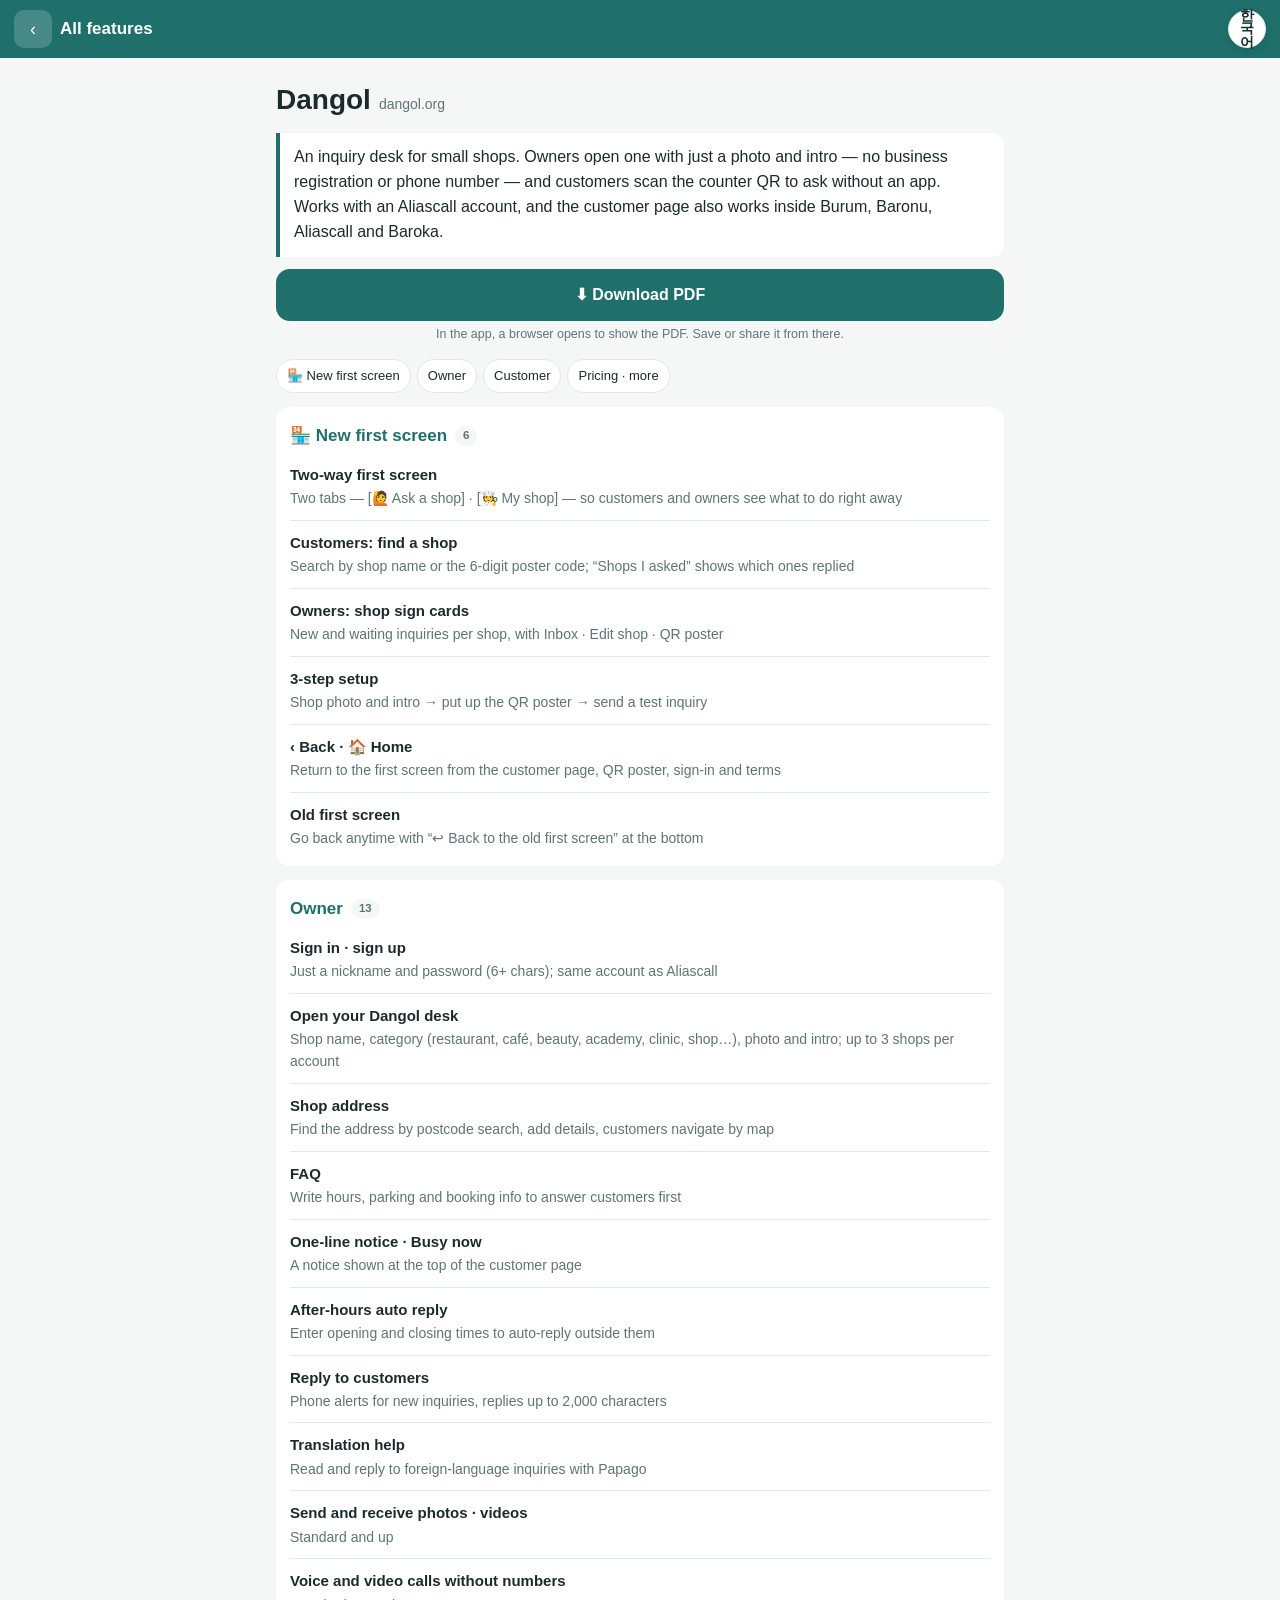
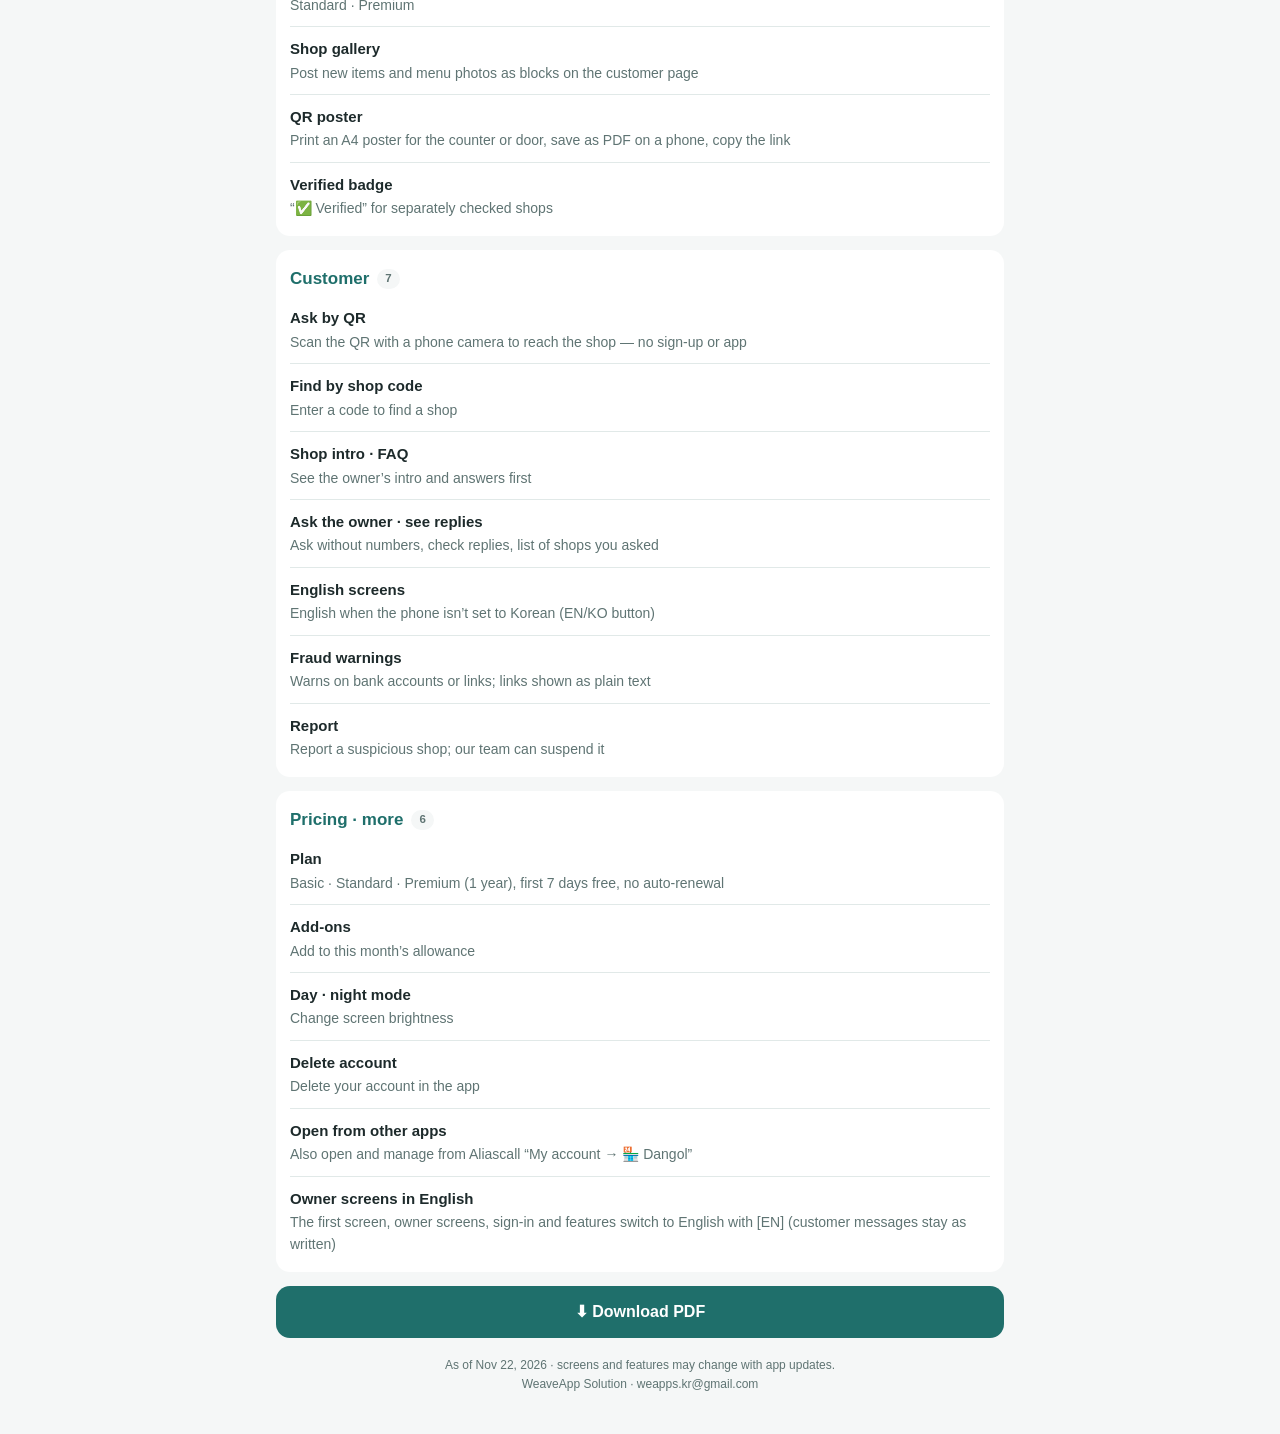
<file: features.html>
<!doctype html>
<html lang="ko">
<head>
<meta charset="utf-8">
<meta name="viewport" content="width=device-width, initial-scale=1, viewport-fit=cover">
<title>단골창구 전체 기능 소개</title>
<style>
:root{--acc:#1F6F6B;--bg:#f5f7f7;--card:#fff;--fg:#1d2a2b;--mut:#5f7473;--line:#e1e9e8;color-scheme:light}
@media (prefers-color-scheme:dark){:root{--bg:#0f1716;--card:#18221f;--fg:#e6efed;--mut:#9fb1ae;--line:#2a3734;color-scheme:dark}}
*{box-sizing:border-box}
body{margin:0;background:var(--bg);color:var(--fg);font-family:-apple-system,BlinkMacSystemFont,'Apple SD Gothic Neo','Noto Sans KR','Malgun Gothic',sans-serif;line-height:1.55;-webkit-text-size-adjust:100%}
.top{position:sticky;top:0;z-index:5;display:flex;align-items:center;gap:8px;padding:calc(env(safe-area-inset-top,0px) + 10px) 14px 10px;background:var(--acc);color:#fff}
.top button{background:rgba(255,255,255,.18);border:0;color:#fff;font-size:18px;width:38px;height:38px;border-radius:10px}
.top b{font-size:17px;flex:1}
.wrap{max-width:760px;margin:0 auto;padding:16px 16px calc(env(safe-area-inset-bottom,0px) + 28px)}
h1{margin:4px 0 2px;font-size:28px}
h1 small{font-size:14px;color:var(--mut);font-weight:500;margin-left:8px}
.lead{background:var(--card);border-left:4px solid var(--acc);border-radius:0 12px 12px 0;padding:12px 14px;margin:12px 0}
.dl{display:flex;align-items:center;justify-content:center;gap:8px;width:100%;padding:14px;border-radius:14px;background:var(--acc);color:#fff;font-weight:800;font-size:16px;text-decoration:none;margin:6px 0 4px}
.dl-n{font-size:12.5px;color:var(--mut);text-align:center;margin:0 0 14px}
.toc{display:flex;flex-wrap:wrap;gap:6px;margin:0 0 6px}
.toc a{font-size:13px;padding:6px 10px;border-radius:999px;background:var(--card);border:1px solid var(--line);color:var(--fg);text-decoration:none}
section{background:var(--card);border-radius:14px;padding:4px 14px 6px;margin:14px 0;scroll-margin-top:70px}
h2{font-size:17px;color:var(--acc);margin:12px 0 4px;display:flex;align-items:center;gap:8px}
h2 small{font-size:11.5px;color:var(--mut);font-weight:600;background:var(--bg);border-radius:999px;padding:1px 8px}
.it{padding:10px 0;border-top:1px solid var(--line)}
.it:first-of-type{border-top:0}
.it b{display:block;font-size:15px}
.it p{margin:2px 0 0;font-size:14px;color:var(--mut)}
.foot{font-size:12px;color:var(--mut);text-align:center;margin-top:18px}
</style>
<script src="dangol_i18n.js?v=20261122a"></script>
</head>
<body>
<div class="top"><button type="button" onclick="history.length>1?history.back():location.href='index.html'" aria-label="뒤로">‹</button><b>전체 기능 소개</b></div>
<div class="wrap">
<h1>단골창구<small>dangol.org</small></h1>
<p class="lead">작은 가게의 문의 창구입니다. 사장님은 사업자등록증·전화번호 없이 가게 사진과 소개만 올려 열고, 손님은 계산대 QR만 찍어 앱 없이 묻습니다. 가림콜 계정으로 열 수 있고, 부름·바로너·가림콜·바로카 앱 안에서도 손님 화면을 쓸 수 있습니다.</p>
<a class="dl" href="https://wafa.kr/features/dangol_features.pdf" target="_blank" rel="noopener" onclick="if(window.Capacitor){location.href=this.href;return false}">⬇ PDF로 내려받기</a>
<p class="dl-n">앱에서는 브라우저가 열리며 PDF를 보여 드려요. 그 화면에서 저장 · 공유하세요.</p>
<nav class="toc"><a href="#sh">🏪 새 첫 화면</a><a href="#s0">사장님</a><a href="#s1">손님</a><a href="#s2">요금 · 기타</a></nav>
<section id="sh"><h2>🏪 새 첫 화면<small>6</small></h2><div class="it"><b>두 갈래 첫 화면</b><p>[🙋 가게에 물어보기] · [🧑‍🍳 우리 가게] 두 칸, 손님과 사장님이 할 일을 바로</p></div><div class="it"><b>손님: 가게 찾기</b><p>가게 이름이나 포스터의 6자리 코드로 찾기, 「내가 물어본 가게」와 답장 온 가게 표시</p></div><div class="it"><b>사장님: 가게 간판 카드</b><p>가게마다 새 문의 · 기다리는 대화 수, 문의함 · 가게 꾸미기 · QR 포스터 세 칸</p></div><div class="it"><b>처음 설정 3단계</b><p>가게 사진·소개 → QR 포스터 붙이기 → 시험 문의 보내 보기</p></div><div class="it"><b>‹ 뒤로 · 🏠 처음으로</b><p>손님 화면 · QR 포스터 · 로그인 · 약관 화면에서 첫 화면으로 돌아오기</p></div><div class="it"><b>예전 첫 화면으로</b><p>아래 「↩ 예전 첫 화면으로」로 언제든 돌아가기</p></div></section><section id="s0"><h2>사장님<small>13</small></h2><div class="it"><b>로그인 · 가입</b><p>닉네임과 비밀번호(6자 이상)만, 가림콜 계정과 같음</p></div><div class="it"><b>우리 가게 단골창구 열기</b><p>가게 이름·업종(음식점·카페·미용·학원·병원·상점 등)·사진·소개, 한 계정에 가게 3곳까지</p></div><div class="it"><b>가게 주소</b><p>우편번호 서비스로 주소 찾기, 상세 주소, 손님이 내비·지도로 찾아오기</p></div><div class="it"><b>자주 묻는 질문</b><p>영업시간·주차·예약을 적어 두면 손님 화면에서 먼저 답</p></div><div class="it"><b>공지 한 줄 · 지금 바쁨</b><p>손님 화면 위에 띄우는 안내</p></div><div class="it"><b>영업시간 밖 자동 안내</b><p>여는 시각·닫는 시각을 넣으면 그 밖의 문의에 자동 안내</p></div><div class="it"><b>손님 문의 답장</b><p>새 문의가 오면 휴대폰 알림, 답장 2,000자까지</p></div><div class="it"><b>번역 도움</b><p>외국어 문의는 파파고 번역으로 읽고 답하기</p></div><div class="it"><b>사진 · 동영상 주고받기</b><p>실용형부터</p></div><div class="it"><b>번호 없는 음성·영상 통화</b><p>실용형·프리미엄형</p></div><div class="it"><b>우리 가게 갤러리</b><p>신상·메뉴 사진을 블록처럼 올려 손님 화면에 보여 주기</p></div><div class="it"><b>QR 포스터</b><p>계산대·출입문에 붙이는 A4 포스터 인쇄, 휴대폰은 PDF로 저장, 주소 복사</p></div><div class="it"><b>확인됨 표시</b><p>따로 확인을 받은 가게에 「✅ 확인됨」</p></div></section><section id="s1"><h2>손님<small>7</small></h2><div class="it"><b>QR로 묻기</b><p>휴대폰 카메라로 QR만 찍으면 그 가게 창구, 가입·앱 설치 없음</p></div><div class="it"><b>가게 코드로 찾기</b><p>코드를 넣어 가게 찾기</p></div><div class="it"><b>가게 소개 · 자주 묻는 질문</b><p>사장님이 적은 소개와 답 먼저 보기</p></div><div class="it"><b>사장님께 묻기 · 답장 보기</b><p>번호 없이 문의하고 답장 확인, 내가 물어본 가게 목록</p></div><div class="it"><b>영어 화면</b><p>휴대폰 언어가 한국어가 아니면 영어로 (EN/한 단추)</p></div><div class="it"><b>금융 사기 주의 안내</b><p>계좌번호·링크가 나오면 경고, 링크는 누를 수 없게 글자로만</p></div><div class="it"><b>신고하기</b><p>이상한 가게 신고, 운영자가 확인해 멈출 수 있음</p></div></section><section id="s2"><h2>요금 · 기타<small>6</small></h2><div class="it"><b>요금제</b><p>기본형 · 실용형 · 프리미엄형 (1년), 처음 7일 무료, 자동 결제 없음</p></div><div class="it"><b>추가 구입</b><p>이번 달 사용량에 더하기</p></div><div class="it"><b>주간 · 야간 모드</b><p>화면 밝기 바꾸기</p></div><div class="it"><b>계정 삭제</b><p>앱 안에서 계정 지우기</p></div><div class="it"><b>다른 앱에서 열기</b><p>가림콜 「내 계정 → 🏪 단골창구」에서도 열고 관리</p></div><div class="it"><b>사장님 화면 영어</b><p>첫 화면 · 사장님 화면 · 로그인 · 기능 소개도 [EN] 단추로 영어 (손님이 쓴 글은 그대로)</p></div></section>
<a class="dl" href="https://wafa.kr/features/dangol_features.pdf" target="_blank" rel="noopener" onclick="if(window.Capacitor){location.href=this.href;return false}">⬇ PDF로 내려받기</a>
<p class="foot">2026년 11월 22일 기준 · 화면과 기능은 앱 업데이트에 따라 바뀔 수 있습니다.<br>위브앱솔루션 · weapps.kr@gmail.com</p>
</div>
</body>
</html>
</file>
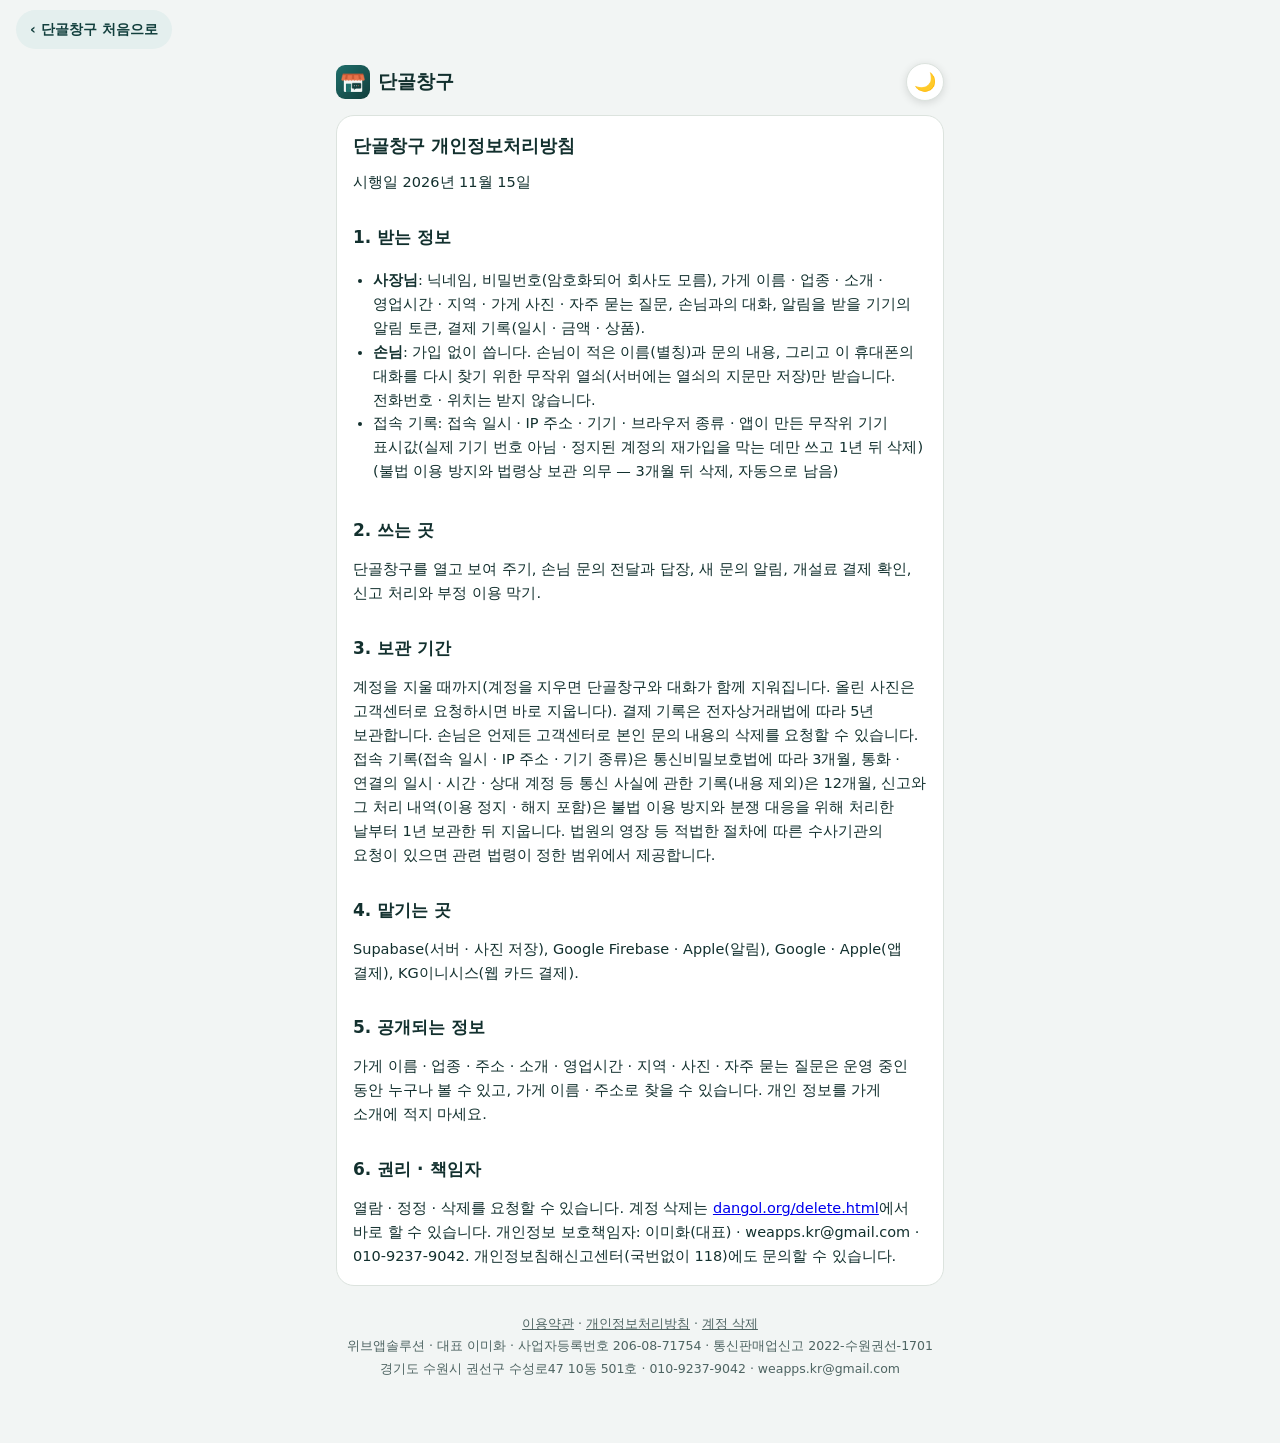
<file: privacy.html>
<!DOCTYPE html>
<html lang="ko">
<head>
<meta charset="utf-8">
<meta name="viewport" content="width=device-width, initial-scale=1, viewport-fit=cover">
<script>/* 🌗 주야간 */try{var _t=localStorage.getItem("dg_theme");if(_t==="dark"||_t==="light")document.documentElement.setAttribute("data-theme",_t);}catch(e){}</script>
<title>개인정보처리방침 — 단골창구</title>
<meta name="theme-color" content="#123F3D">
<link rel="icon" href="icon_192.png"><link rel="stylesheet" href="dg.css?v=20261116">
</head>
<body>
<a href="home.html" class="dgHomeLink" style="display:inline-block;margin:max(10px, env(safe-area-inset-top, 0px)) 0 0 max(16px, env(safe-area-inset-left, 0px));padding:8px 14px;border-radius:20px;background:#E4EFEE;color:#123F3D;font-weight:800;font-size:14px;text-decoration:none;font-family:system-ui,sans-serif">‹ 단골창구 처음으로</a>
<div class="w">
  <div class="top"><a class="logo" href="./"><img src="icon_192.png" alt="">단골창구</a></div>
  <section class="card doc">
    <b class="h">단골창구 개인정보처리방침</b>
    <p>시행일 2026년 11월 15일</p>

<h2>1. 받는 정보</h2><ul>
<li><b>사장님</b>: 닉네임, 비밀번호(암호화되어 회사도 모름), 가게 이름 · 업종 · 소개 · 영업시간 · 지역 · 가게 사진 · 자주 묻는 질문, 손님과의 대화, 알림을 받을 기기의 알림 토큰, 결제 기록(일시 · 금액 · 상품).</li>
<li><b>손님</b>: 가입 없이 씁니다. 손님이 적은 이름(별칭)과 문의 내용, 그리고 이 휴대폰의 대화를 다시 찾기 위한 무작위 열쇠(서버에는 열쇠의 지문만 저장)만 받습니다. 전화번호 · 위치는 받지 않습니다.</li><li>접속 기록: 접속 일시 · IP 주소 · 기기 · 브라우저 종류 · 앱이 만든 무작위 기기 표시값(실제 기기 번호 아님 · 정지된 계정의 재가입을 막는 데만 쓰고 1년 뒤 삭제)(불법 이용 방지와 법령상 보관 의무 — 3개월 뒤 삭제, 자동으로 남음)</li></ul>
<h2>2. 쓰는 곳</h2><p>단골창구를 열고 보여 주기, 손님 문의 전달과 답장, 새 문의 알림, 개설료 결제 확인, 신고 처리와 부정 이용 막기.</p>
<h2>3. 보관 기간</h2><p>계정을 지울 때까지(계정을 지우면 단골창구와 대화가 함께 지워집니다. 올린 사진은 고객센터로 요청하시면 바로 지웁니다). 결제 기록은 전자상거래법에 따라 5년 보관합니다. 손님은 언제든 고객센터로 본인 문의 내용의 삭제를 요청할 수 있습니다. 접속 기록(접속 일시 · IP 주소 · 기기 종류)은 통신비밀보호법에 따라 3개월, 통화 · 연결의 일시 · 시간 · 상대 계정 등 통신 사실에 관한 기록(내용 제외)은 12개월, 신고와 그 처리 내역(이용 정지 · 해지 포함)은 불법 이용 방지와 분쟁 대응을 위해 처리한 날부터 1년 보관한 뒤 지웁니다. 법원의 영장 등 적법한 절차에 따른 수사기관의 요청이 있으면 관련 법령이 정한 범위에서 제공합니다.</p>
<h2>4. 맡기는 곳</h2><p>Supabase(서버 · 사진 저장), Google Firebase · Apple(알림), Google · Apple(앱 결제), KG이니시스(웹 카드 결제).</p>
<h2>5. 공개되는 정보</h2><p>가게 이름 · 업종 · 주소 · 소개 · 영업시간 · 지역 · 사진 · 자주 묻는 질문은 운영 중인 동안 누구나 볼 수 있고, 가게 이름 · 주소로 찾을 수 있습니다. 개인 정보를 가게 소개에 적지 마세요.</p>
<h2>6. 권리 · 책임자</h2><p>열람 · 정정 · 삭제를 요청할 수 있습니다. 계정 삭제는 <a href="delete.html">dangol.org/delete.html</a>에서 바로 할 수 있습니다. 개인정보 보호책임자: 이미화(대표) · weapps.kr@gmail.com · 010-9237-9042. 개인정보침해신고센터(국번없이 118)에도 문의할 수 있습니다.</p>
  </section>
  <p class="foot"><a href="terms.html">이용약관</a> · <a href="privacy.html">개인정보처리방침</a> · <a href="delete.html">계정 삭제</a><br>
  위브앱솔루션 · 대표 이미화 · 사업자등록번호 206-08-71754 · 통신판매업신고 2022-수원권선-1701<br>경기도 수원시 권선구 수성로47 10동 501호 · 010-9237-9042 · weapps.kr@gmail.com</p>
</div>
<script>/* 🌗 주야간 바꾸기 단추 (2026-11-16) — 고른 값은 이 휴대폰에만 기억합니다 */
(function(){ var R = document.documentElement;
  function dark(){ var t = R.getAttribute('data-theme'); return t ? t === 'dark' : !!(window.matchMedia && matchMedia('(prefers-color-scheme: dark)').matches); }
  var b = document.createElement('button'); b.type = 'button'; b.id = 'dgTheme';
  b.style.cssText = 'flex:none;width:38px;height:38px;border-radius:50%;border:1.5px solid var(--line,#DCE3DE);background:var(--card,#fff);color:var(--ink,#12302E);font-size:18px;line-height:1;cursor:pointer;padding:0;display:inline-flex;align-items:center;justify-content:center;box-shadow:0 2px 8px rgba(0,0,0,.12)';
  function paint(){ var d = dark(); b.textContent = d ? '☀️' : '🌙'; b.title = b.ariaLabel = d ? '주간 모드로' : '야간 모드로'; }
  b.onclick = function(){ var t = dark() ? 'light' : 'dark'; R.setAttribute('data-theme', t); try { localStorage.setItem('dg_theme', t); } catch (e) {} paint(); };
  paint(); var top = document.querySelector('.top');
  if (top) { b.style.marginLeft = 'auto'; top.appendChild(b); }
  else { var bar = document.createElement('div');   /* 위쪽 띠가 없는 화면: 맨 위 오른쪽에 한 줄 */
    bar.style.cssText = 'max-width:640px;margin:0 auto -6px;padding:max(10px, env(safe-area-inset-top, 0px)) max(16px, env(safe-area-inset-right, 0px)) 0 max(16px, env(safe-area-inset-left, 0px));display:flex;justify-content:flex-end';
    b.style.width = b.style.height = '34px'; b.style.fontSize = '16px'; bar.appendChild(b); document.body.insertBefore(bar, document.body.firstChild); }
})();
</script>
</body>
</html>
</file>
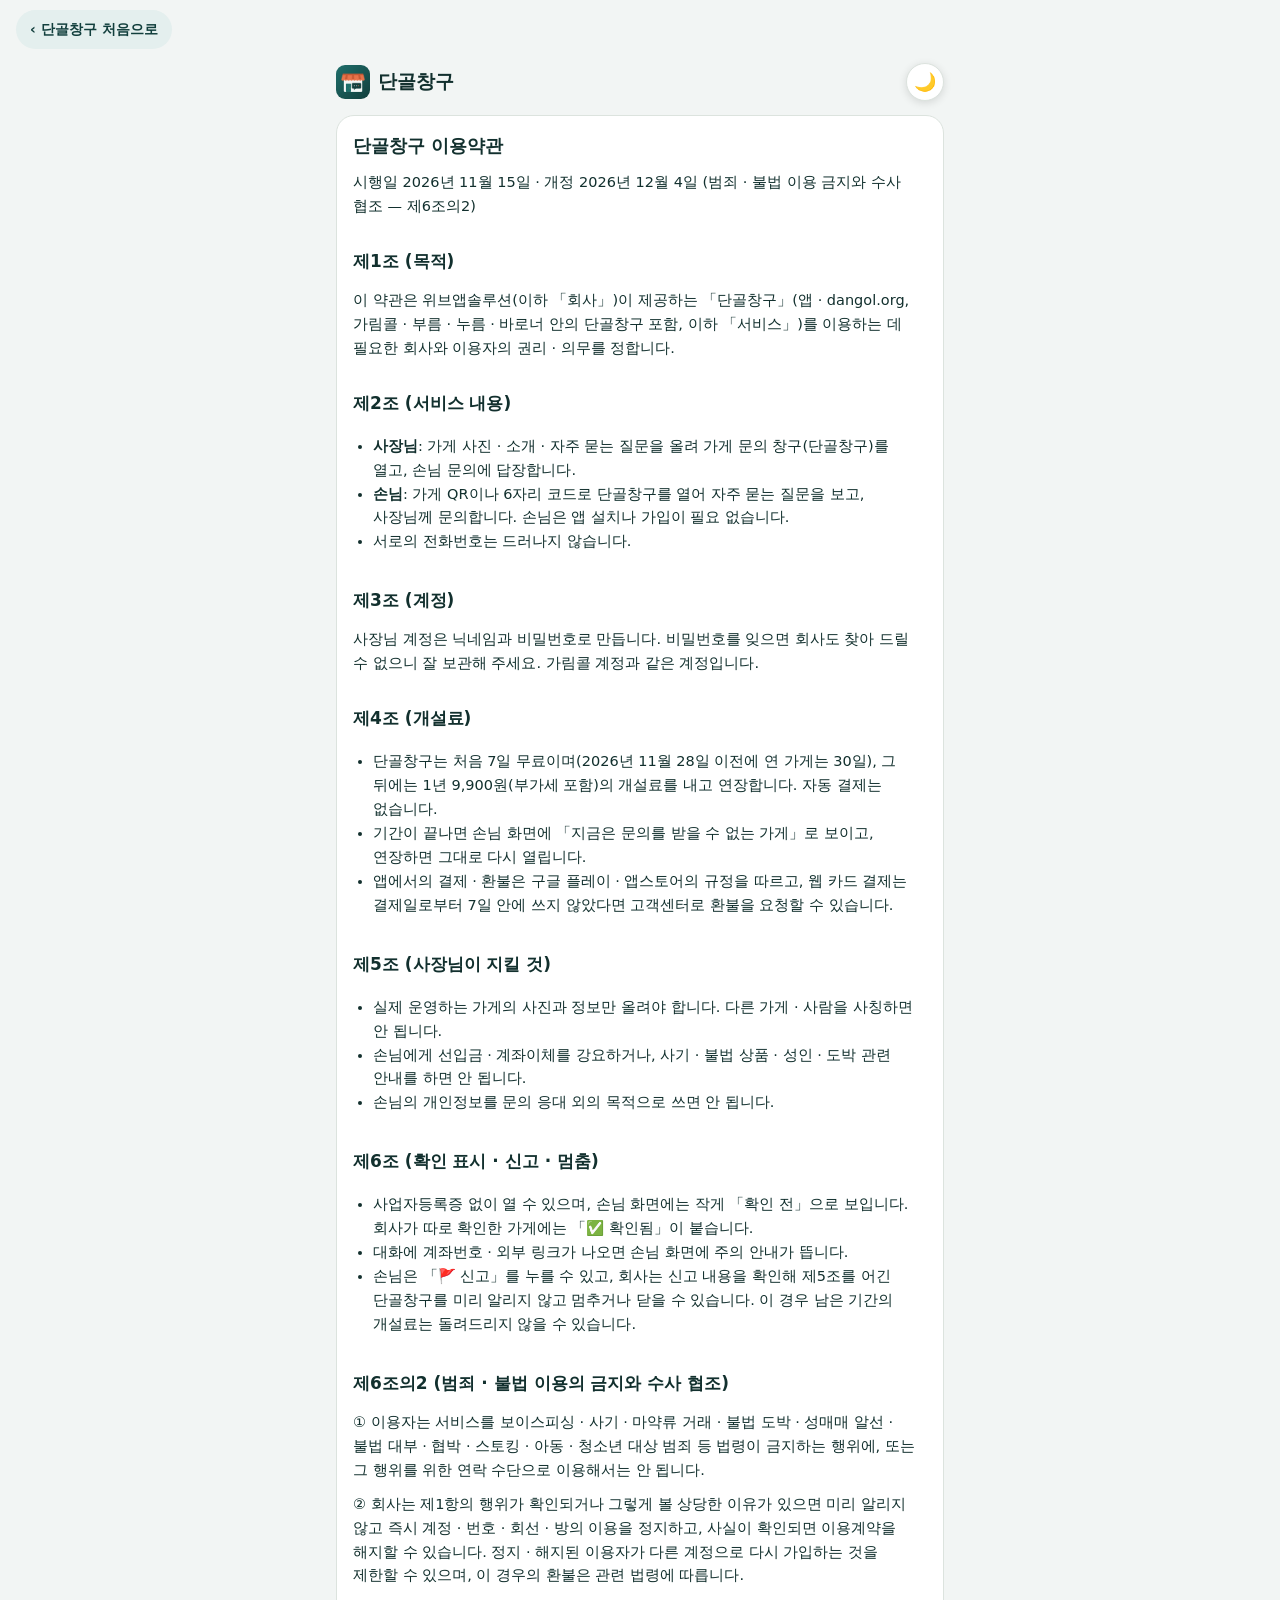
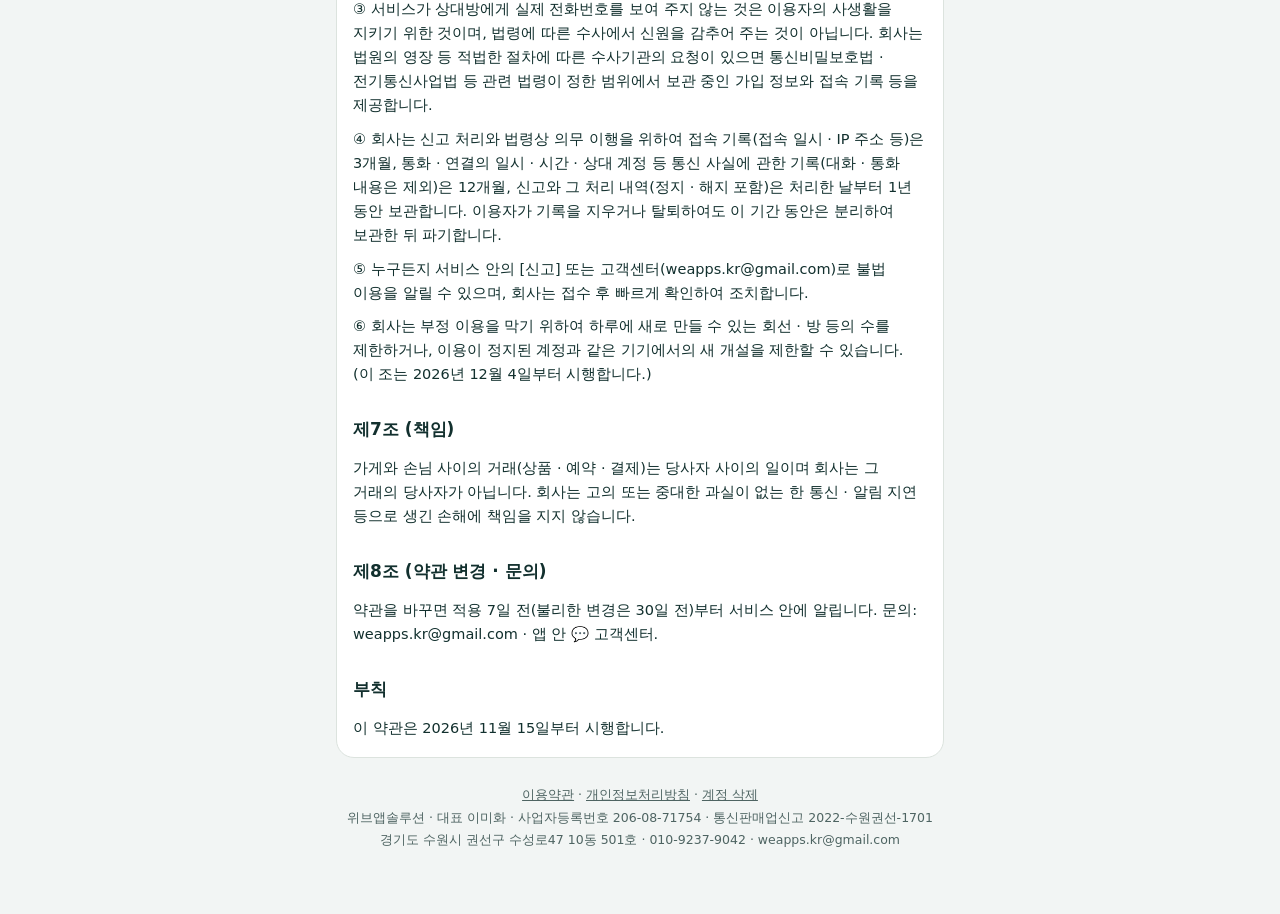
<file: terms.html>
<!DOCTYPE html>
<html lang="ko">
<head>
<meta charset="utf-8">
<meta name="viewport" content="width=device-width, initial-scale=1, viewport-fit=cover">
<script>/* 🌗 주야간 */try{var _t=localStorage.getItem("dg_theme");if(_t==="dark"||_t==="light")document.documentElement.setAttribute("data-theme",_t);}catch(e){}</script>
<title>이용약관 — 단골창구</title>
<meta name="theme-color" content="#123F3D">
<link rel="icon" href="icon_192.png"><link rel="stylesheet" href="dg.css?v=20261116">
</head>
<body>
<a href="home.html" class="dgHomeLink" style="display:inline-block;margin:max(10px, env(safe-area-inset-top, 0px)) 0 0 max(16px, env(safe-area-inset-left, 0px));padding:8px 14px;border-radius:20px;background:#E4EFEE;color:#123F3D;font-weight:800;font-size:14px;text-decoration:none;font-family:system-ui,sans-serif">‹ 단골창구 처음으로</a>
<div class="w">
  <div class="top"><a class="logo" href="./"><img src="icon_192.png" alt="">단골창구</a></div>
  <section class="card doc">
    <b class="h">단골창구 이용약관</b>
    <p>시행일 2026년 11월 15일 · 개정 2026년 12월 4일 (범죄 · 불법 이용 금지와 수사 협조 — 제6조의2)</p>

<h2>제1조 (목적)</h2><p>이 약관은 위브앱솔루션(이하 「회사」)이 제공하는 「단골창구」(앱 · dangol.org, 가림콜 · 부름 · 누름 · 바로너 안의 단골창구 포함, 이하 「서비스」)를 이용하는 데 필요한 회사와 이용자의 권리 · 의무를 정합니다.</p>
<h2>제2조 (서비스 내용)</h2><ul>
<li><b>사장님</b>: 가게 사진 · 소개 · 자주 묻는 질문을 올려 가게 문의 창구(단골창구)를 열고, 손님 문의에 답장합니다.</li>
<li><b>손님</b>: 가게 QR이나 6자리 코드로 단골창구를 열어 자주 묻는 질문을 보고, 사장님께 문의합니다. 손님은 앱 설치나 가입이 필요 없습니다.</li>
<li>서로의 전화번호는 드러나지 않습니다.</li></ul>
<h2>제3조 (계정)</h2><p>사장님 계정은 닉네임과 비밀번호로 만듭니다. 비밀번호를 잊으면 회사도 찾아 드릴 수 없으니 잘 보관해 주세요. 가림콜 계정과 같은 계정입니다.</p>
<h2>제4조 (개설료)</h2><ul>
<li>단골창구는 처음 7일 무료이며(2026년 11월 28일 이전에 연 가게는 30일), 그 뒤에는 1년 9,900원(부가세 포함)의 개설료를 내고 연장합니다. 자동 결제는 없습니다.</li>
<li>기간이 끝나면 손님 화면에 「지금은 문의를 받을 수 없는 가게」로 보이고, 연장하면 그대로 다시 열립니다.</li>
<li>앱에서의 결제 · 환불은 구글 플레이 · 앱스토어의 규정을 따르고, 웹 카드 결제는 결제일로부터 7일 안에 쓰지 않았다면 고객센터로 환불을 요청할 수 있습니다.</li></ul>
<h2>제5조 (사장님이 지킬 것)</h2><ul>
<li>실제 운영하는 가게의 사진과 정보만 올려야 합니다. 다른 가게 · 사람을 사칭하면 안 됩니다.</li>
<li>손님에게 선입금 · 계좌이체를 강요하거나, 사기 · 불법 상품 · 성인 · 도박 관련 안내를 하면 안 됩니다.</li>
<li>손님의 개인정보를 문의 응대 외의 목적으로 쓰면 안 됩니다.</li></ul>
<h2>제6조 (확인 표시 · 신고 · 멈춤)</h2><ul>
<li>사업자등록증 없이 열 수 있으며, 손님 화면에는 작게 「확인 전」으로 보입니다. 회사가 따로 확인한 가게에는 「✅ 확인됨」이 붙습니다.</li>
<li>대화에 계좌번호 · 외부 링크가 나오면 손님 화면에 주의 안내가 뜹니다.</li>
<li>손님은 「🚩 신고」를 누를 수 있고, 회사는 신고 내용을 확인해 제5조를 어긴 단골창구를 미리 알리지 않고 멈추거나 닫을 수 있습니다. 이 경우 남은 기간의 개설료는 돌려드리지 않을 수 있습니다.</li></ul>
<h2>제6조의2 (범죄 · 불법 이용의 금지와 수사 협조)</h2>
<p>① 이용자는 서비스를 보이스피싱 · 사기 · 마약류 거래 · 불법 도박 · 성매매 알선 · 불법 대부 · 협박 · 스토킹 · 아동 · 청소년 대상 범죄 등 법령이 금지하는 행위에, 또는 그 행위를 위한 연락 수단으로 이용해서는 안 됩니다.</p>
<p>② 회사는 제1항의 행위가 확인되거나 그렇게 볼 상당한 이유가 있으면 미리 알리지 않고 즉시 계정 · 번호 · 회선 · 방의 이용을 정지하고, 사실이 확인되면 이용계약을 해지할 수 있습니다. 정지 · 해지된 이용자가 다른 계정으로 다시 가입하는 것을 제한할 수 있으며, 이 경우의 환불은 관련 법령에 따릅니다.</p>
<p>③ 서비스가 상대방에게 실제 전화번호를 보여 주지 않는 것은 이용자의 사생활을 지키기 위한 것이며, 법령에 따른 수사에서 신원을 감추어 주는 것이 아닙니다. 회사는 법원의 영장 등 적법한 절차에 따른 수사기관의 요청이 있으면 통신비밀보호법 · 전기통신사업법 등 관련 법령이 정한 범위에서 보관 중인 가입 정보와 접속 기록 등을 제공합니다.</p>
<p>④ 회사는 신고 처리와 법령상 의무 이행을 위하여 접속 기록(접속 일시 · IP 주소 등)은 3개월, 통화 · 연결의 일시 · 시간 · 상대 계정 등 통신 사실에 관한 기록(대화 · 통화 내용은 제외)은 12개월, 신고와 그 처리 내역(정지 · 해지 포함)은 처리한 날부터 1년 동안 보관합니다. 이용자가 기록을 지우거나 탈퇴하여도 이 기간 동안은 분리하여 보관한 뒤 파기합니다.</p>
<p>⑤ 누구든지 서비스 안의 [신고] 또는 고객센터(weapps.kr@gmail.com)로 불법 이용을 알릴 수 있으며, 회사는 접수 후 빠르게 확인하여 조치합니다.</p>
<p>⑥ 회사는 부정 이용을 막기 위하여 하루에 새로 만들 수 있는 회선 · 방 등의 수를 제한하거나, 이용이 정지된 계정과 같은 기기에서의 새 개설을 제한할 수 있습니다. (이 조는 2026년 12월 4일부터 시행합니다.)</p>

<h2>제7조 (책임)</h2><p>가게와 손님 사이의 거래(상품 · 예약 · 결제)는 당사자 사이의 일이며 회사는 그 거래의 당사자가 아닙니다. 회사는 고의 또는 중대한 과실이 없는 한 통신 · 알림 지연 등으로 생긴 손해에 책임을 지지 않습니다.</p>
<h2>제8조 (약관 변경 · 문의)</h2><p>약관을 바꾸면 적용 7일 전(불리한 변경은 30일 전)부터 서비스 안에 알립니다. 문의: weapps.kr@gmail.com · 앱 안 💬 고객센터.</p>
<h2>부칙</h2><p>이 약관은 2026년 11월 15일부터 시행합니다.</p>
  </section>
  <p class="foot"><a href="terms.html">이용약관</a> · <a href="privacy.html">개인정보처리방침</a> · <a href="delete.html">계정 삭제</a><br>
  위브앱솔루션 · 대표 이미화 · 사업자등록번호 206-08-71754 · 통신판매업신고 2022-수원권선-1701<br>경기도 수원시 권선구 수성로47 10동 501호 · 010-9237-9042 · weapps.kr@gmail.com</p>
</div>
<script>/* 🌗 주야간 바꾸기 단추 (2026-11-16) — 고른 값은 이 휴대폰에만 기억합니다 */
(function(){ var R = document.documentElement;
  function dark(){ var t = R.getAttribute('data-theme'); return t ? t === 'dark' : !!(window.matchMedia && matchMedia('(prefers-color-scheme: dark)').matches); }
  var b = document.createElement('button'); b.type = 'button'; b.id = 'dgTheme';
  b.style.cssText = 'flex:none;width:38px;height:38px;border-radius:50%;border:1.5px solid var(--line,#DCE3DE);background:var(--card,#fff);color:var(--ink,#12302E);font-size:18px;line-height:1;cursor:pointer;padding:0;display:inline-flex;align-items:center;justify-content:center;box-shadow:0 2px 8px rgba(0,0,0,.12)';
  function paint(){ var d = dark(); b.textContent = d ? '☀️' : '🌙'; b.title = b.ariaLabel = d ? '주간 모드로' : '야간 모드로'; }
  b.onclick = function(){ var t = dark() ? 'light' : 'dark'; R.setAttribute('data-theme', t); try { localStorage.setItem('dg_theme', t); } catch (e) {} paint(); };
  paint(); var top = document.querySelector('.top');
  if (top) { b.style.marginLeft = 'auto'; top.appendChild(b); }
  else { var bar = document.createElement('div');   /* 위쪽 띠가 없는 화면: 맨 위 오른쪽에 한 줄 */
    bar.style.cssText = 'max-width:640px;margin:0 auto -6px;padding:max(10px, env(safe-area-inset-top, 0px)) max(16px, env(safe-area-inset-right, 0px)) 0 max(16px, env(safe-area-inset-left, 0px));display:flex;justify-content:flex-end';
    b.style.width = b.style.height = '34px'; b.style.fontSize = '16px'; bar.appendChild(b); document.body.insertBefore(bar, document.body.firstChild); }
})();
</script>
</body>
</html>
</file>
<file: dg.css>
/* 🏪 단골창구 (dangol.org) — 공통 모양. 사장님 화면(dangol_owner.html)과 같은 색을 씁니다. */
:root{ --bg:#F2F5F4; --card:#fff; --ink:#12302E; --sub:#4E6462; --line:#DCE3DE; --teal:#123F3D; --teal2:#1F6F6B; --coral:#E8734A; --tint:#E4EFEE; --red:#B4232A; --ok:#1F7A4C; --cream:#FFF6EE; }
@media (prefers-color-scheme: dark){ :root:not([data-theme="light"]){ --bg:#111816; --card:#1A2422; --ink:#E6EEEC; --sub:#9DB0AD; --line:#2C3A37; --tint:#1E3532; --red:#FF8A8A; --ok:#7FD6A6; --cream:#2A221B; color-scheme:dark; } }
:root[data-theme="dark"]{ --bg:#111816; --card:#1A2422; --ink:#E6EEEC; --sub:#9DB0AD; --line:#2C3A37; --tint:#1E3532; --red:#FF8A8A; --ok:#7FD6A6; --cream:#2A221B; color-scheme:dark; }
*{ box-sizing:border-box; } [hidden]{ display:none !important; }
body{ margin:0; background:var(--bg); color:var(--ink); font-family:system-ui,-apple-system,'Apple SD Gothic Neo','Malgun Gothic','Noto Sans KR',sans-serif; font-size:16px; line-height:1.65; word-break:keep-all; }
.w{ max-width:640px; margin:0 auto; padding:max(14px, env(safe-area-inset-top)) max(16px, env(safe-area-inset-right)) 50px max(16px, env(safe-area-inset-left)); display:flex; flex-direction:column; gap:14px; }
.top{ display:flex; align-items:center; gap:10px; }
.logo{ display:flex; align-items:center; gap:8px; font-weight:900; font-size:19px; color:var(--ink); text-decoration:none; }
.logo img{ width:34px; height:34px; border-radius:9px; }
.top .sp{ flex:1; } .top a.s{ font-size:14px; font-weight:800; color:var(--teal2); text-decoration:none; }
.hero{ background:linear-gradient(135deg,var(--teal),var(--teal2)); color:#fff; border-radius:24px; padding:24px 20px; display:flex; flex-direction:column; gap:10px; }
.hero h1{ margin:0; font-size:27px; line-height:1.3; text-wrap:balance; } .hero p{ margin:0; font-size:15.5px; opacity:.94; }
.tag{ align-self:flex-start; background:var(--coral); color:#fff; font-weight:800; font-size:12.5px; border-radius:20px; padding:2px 10px; }
.card{ background:var(--card); border:1.5px solid var(--line); border-radius:18px; padding:16px; display:flex; flex-direction:column; gap:10px; min-width:0; }
.card b.h{ font-size:17.5px; } .card p{ margin:0; color:var(--sub); font-size:14.5px; }
.btn{ display:flex; align-items:center; justify-content:center; gap:6px; border:none; border-radius:14px; padding:14px; font:inherit; font-weight:800; font-size:16px; text-decoration:none; cursor:pointer; background:var(--teal); color:#fff; }
.btn.c{ background:var(--coral); } .btn.g{ background:var(--tint); color:var(--ink); } .btn.w2{ background:#fff; color:var(--teal); } .btn:disabled{ opacity:.55; }
.row{ display:flex; gap:8px; flex-wrap:wrap; } .row > *{ flex:1; min-width:120px; }
label{ font-size:13.5px; font-weight:800; color:var(--sub); }
input{ width:100%; min-width:0; border:1.5px solid var(--line); background:var(--bg); color:var(--ink); border-radius:12px; padding:12px; font:inherit; font-size:16px; }
.steps{ display:grid; grid-template-columns:repeat(3,1fr); gap:8px; }
.steps div{ background:var(--cream); border-radius:14px; padding:12px 8px; text-align:center; font-size:13.5px; font-weight:800; line-height:1.45; }
.steps span{ display:block; font-size:24px; margin-bottom:4px; }
@media (max-width:420px){ .steps{ grid-template-columns:1fr; } .steps div{ display:flex; align-items:center; gap:10px; text-align:left; } .steps span{ margin:0; } }
.price{ display:flex; align-items:baseline; gap:8px; flex-wrap:wrap; } .price b{ font-size:28px; } .price s{ color:var(--sub); }
.err{ color:var(--red); font-size:14px; font-weight:700; }
.foot{ text-align:center; font-size:12.5px; color:var(--sub); line-height:1.8; } .foot a{ color:inherit; }
.doc h2{ font-size:17px; margin:18px 0 4px; } .doc p, .doc li{ font-size:14.5px; color:var(--ink); } .doc ul,.doc ol{ padding-left:20px; margin:4px 0; }
</file>
